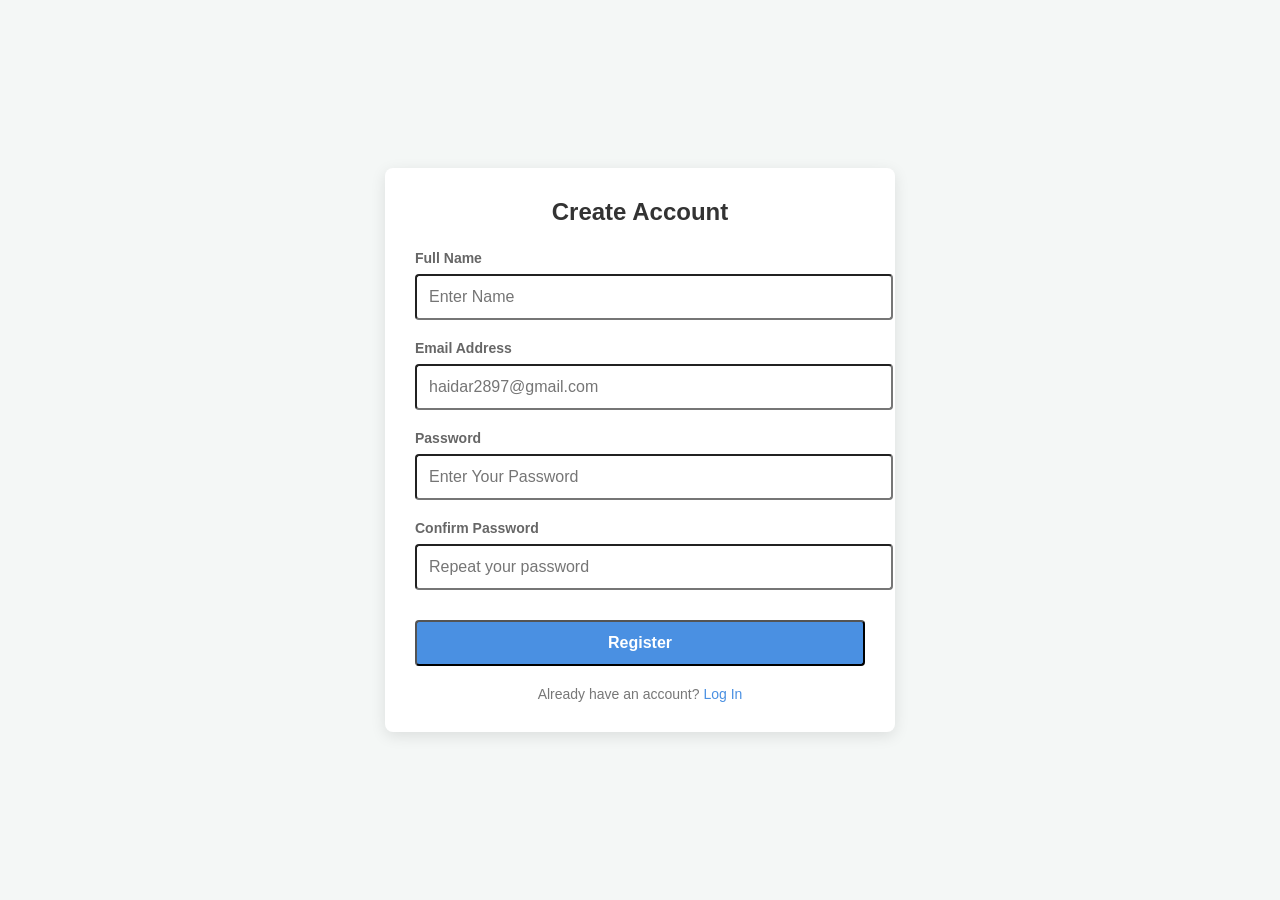
<file: index.html>
<!DOCTYPE html>
<html lang="en">
<head>
    <meta charset="UTF-8">
    <meta name="viewport" content="width=device-width, initial-scale=1.0">
    <title>Simple Registration Form</title>
    <style>
        * { margin: 0; font-family: 'Segoe UI', Tahoma, Geneva, Verdana, sans-serif; }
        body { background-color: #f4f7f6; display: flex; justify-content: center; align-items: center; min-height: 100vh; }
        .form-container { background-color: #ffffff; width: 100%; max-width: 450px; padding: 30px; 
		border-radius: 8px; box-shadow: 0 4px 15px rgba(0, 0, 0, 0.1); }
        .form-container h2 { text-align: center; margin-bottom: 24px; color: #333333; }
        .form-group { margin-bottom: 20px; } 
        .form-group label { display: block; margin-bottom: 8px; 
		color: #666666; font-size: 14px; font-weight: 600; }
        .form-control { width: 100%; padding: 12px; border-radius: 4px; font-size: 16px; 
		color: #333333; transition: border-color 0.3s ease, box-shadow 0.3s ease; }
        .form-control:focus { outline: none; border-color: #4a90e2; box-shadow: 0 0 5px rgba(74, 144, 226, 0.3); }
        .btn-submit { width: 100%; padding: 12px; background-color: #4a90e2; border-radius: 4px;
		color: #ffffff; font-size: 16px; font-weight: bold; cursor: pointer; transition: background-color 0.3s ease; margin-top: 10px; }
        .btn-submit:hover { background-color: #357abd; }
        .form-footer { text-align: center; margin-top: 20px; font-size: 14px; color: #777777; }
        .form-footer a { color: #4a90e2; text-decoration: none; }
        .form-footer a:hover { text-decoration: underline; }
    </style>
</head>
<body>
    <div class="form-container">
        <h2>Create Account</h2>
        <form action="#" method="POST">
            <div class="form-group">
                <label for="name">Full Name</label>
                <input type="text" id="name" name="name" class="form-control" placeholder="Enter Name" required>
            </div>
            <div class="form-group">
                <label for="email">Email Address</label>
                <input type="email" id="email" name="email" class="form-control" placeholder="haidar2897@gmail.com" required>
            </div>
            <div class="form-group">
                <label for="password">Password</label>
                <input type="password" id="password" name="password" class="form-control" placeholder="Enter Your Password" required>
            </div>
            <div class="form-group">
                <label for="confirm-password">Confirm Password</label>
                <input type="password" id="confirm-password" name="confirm-password" class="form-control" placeholder="Repeat your password" required>
            </div>
            <button type="submit" class="btn-submit">Register</button>
            <div class="form-footer">
                Already have an account? <a href="#">Log In</a> 
            </div>
        </form>
    </div>
</body>
</html>
</file>
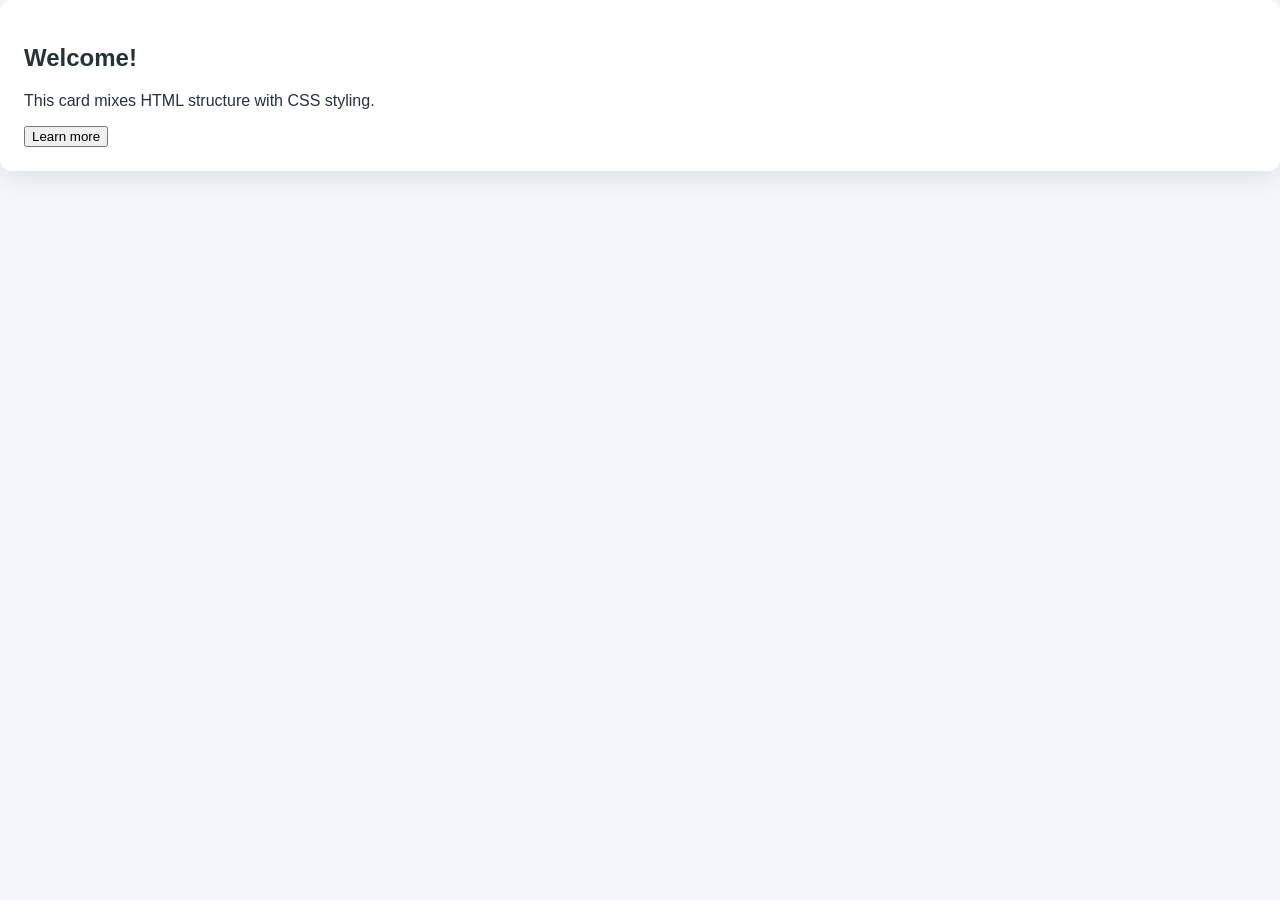
<file: firstHTML.html>
<!DOCTYPE html>
<html>
<head>
<link rel="stylesheet" href="styles.css" type="text/css">
</head>
<body>
<section>
  <h1>Welcome!</h1>
  <p>This card mixes HTML structure with CSS styling.</p>
  <button>Learn more</button>
</section>
</body>
</html>
</file>
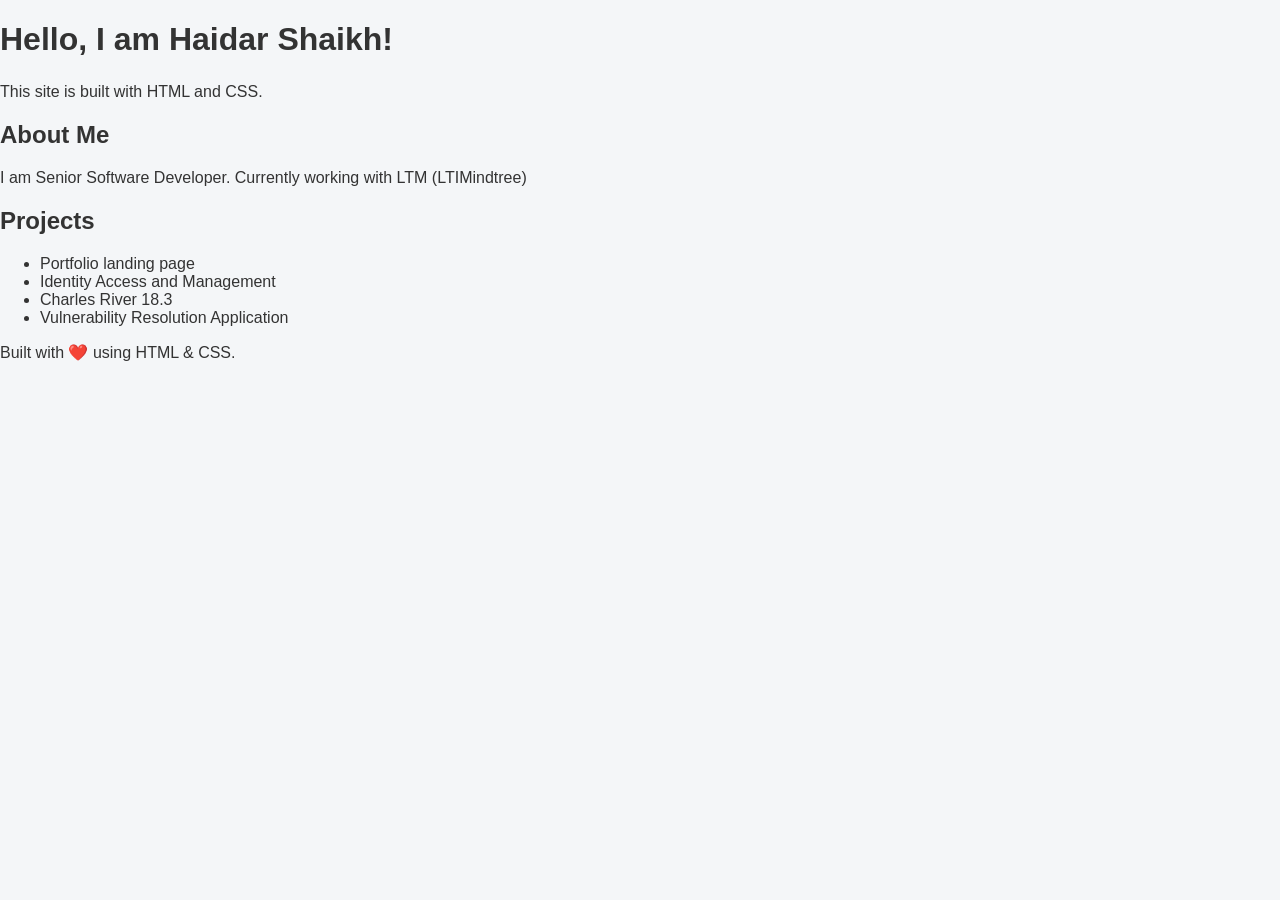
<file: testHtml.html>
<!DOCTYPE html>
<html lang="en">
<head>
  <meta charset="UTF-8">
  <meta name="viewport" content="width=device-width, initial-scale=1">
  <title>My First Website</title>
  <link rel="stylesheet" href="css/style.css" type="text/css">
</head>
<body>
  <header>
    <h1>Hello, I am Haidar Shaikh!</h1>
    <p>This site is built with HTML and CSS.</p>
  </header>
  <main>
    <section>
      <h2>About Me</h2>
      <p>I am Senior Software Developer. Currently working with LTM (LTIMindtree)</p>
    </section>
    <section>
      <h2>Projects</h2>
      <ul>
        <li>Portfolio landing page</li>
        <li>Identity Access and Management</li>
        <li>Charles River  18.3</li>
		<li>Vulnerability Resolution Application</li>
      </ul>
    </section>
  </main>
  <footer>
    <p>Built with ❤️ using HTML & CSS.</p>
  </footer>
</body>
</html>
</file>
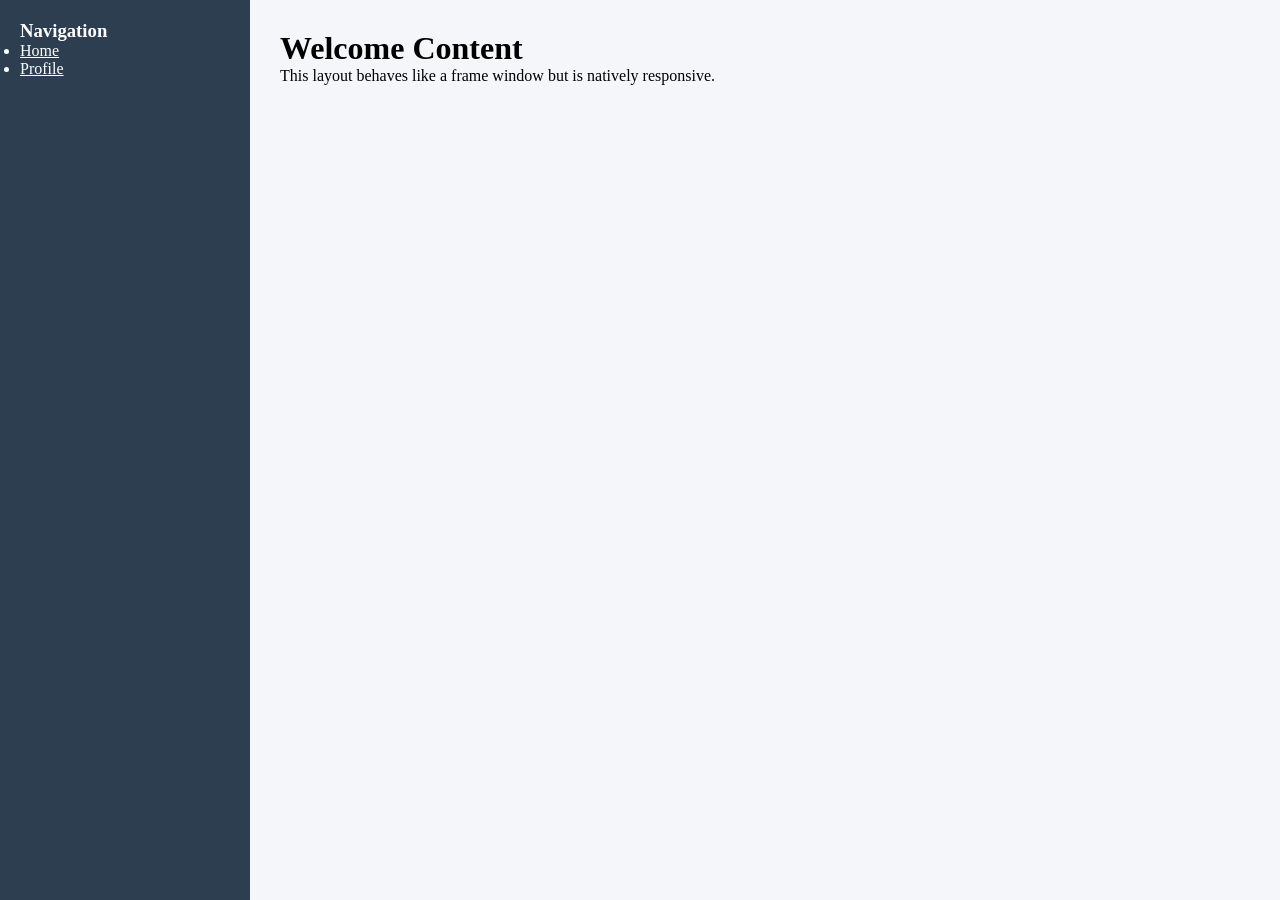
<file: HTML/iFrameCSSLayoutApproch.html>
<!DOCTYPE html>
<html lang="en">
<head>
    <style>
        * { margin: 0; padding: 0; box-sizing: border-box; }
        .dashboard { display: flex; height: 100vh; }
        
        /* The old "left frame" */
        .sidebar { width: 250px; background: #2c3e50; color: white; padding: 20px; }
        
        /* The old "right main frame" */
        .main-content { flex: 1; padding: 30px; background: #f4f6f9; }
    </style>
</head>
<body>
    <div class="dashboard">
        <nav class="sidebar">
            <h3>Navigation</h3>
            <ul>
                <li><a href="?page=home" style="color: white;">Home</a></li>
                <li><a href="?page=profile" style="color: white;">Profile</a></li>
            </ul>
        </nav>
        <main class="main-content">
            <h1>Welcome Content</h1>
            <p>This layout behaves like a frame window but is natively responsive.</p>
        </main>
    </div>
</body>
</html>
</file>
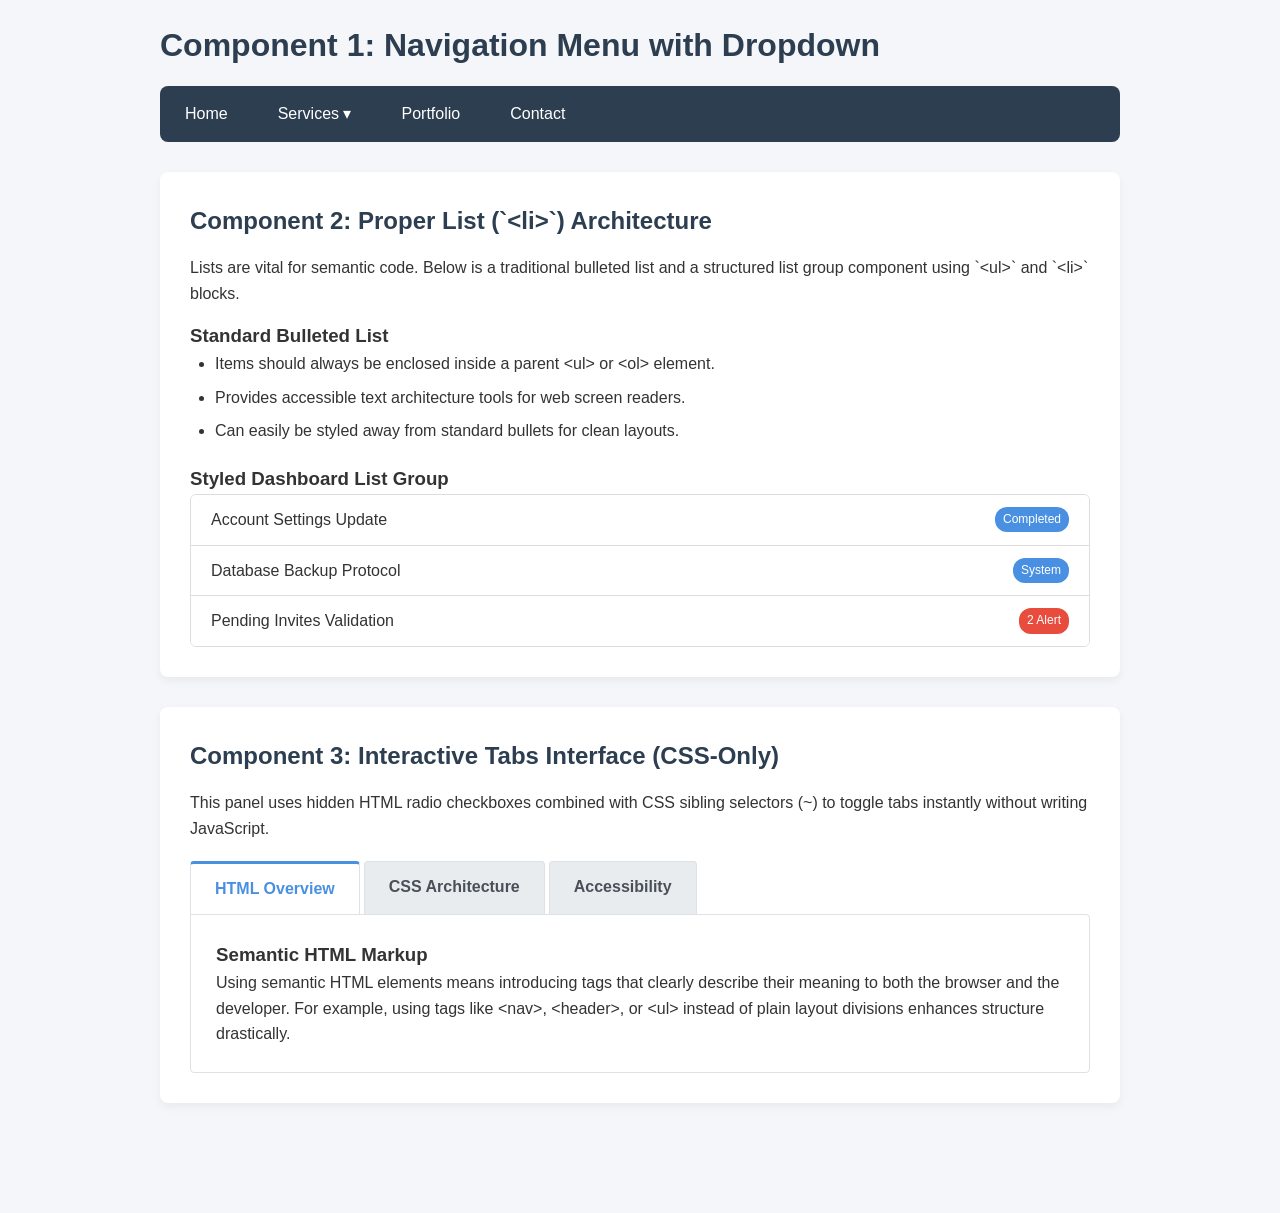
<file: HTML/lielements.html>
<!DOCTYPE html>
<html lang="en">
<head>
    <meta charset="UTF-8">
    <meta name="viewport" content="width=device-width, initial-scale=1.0">
    <title>Semantic Components Demo: Lists, Dropdowns & Tabs</title>
    <style>
        /* --- Global Reset & Core Styling --- */
        * {
            margin: 0;
            padding: 0;
            box-sizing: border-box;
            font-family: 'Segoe UI', Tahoma, Geneva, Verdana, sans-serif;
        }
        body {
            background-color: #f4f6f9;
            color: #333;
            line-height: 1.6;
            padding-bottom: 60px;
        }
        .container {
            max-width: 1000px;
            margin: 0 auto;
            padding: 20px;
        }
        h1, h2 {
            margin-bottom: 15px;
            color: #2c3e50;
        }
        section {
            background: #ffffff;
            padding: 30px;
            margin-bottom: 30px;
            border-radius: 8px;
            box-shadow: 0 4px 10px rgba(0, 0, 0, 0.05);
        }

        /* --- 1. Navigation & Dropdown Styling --- */
        .navbar {
            background-color: #2c3e50;
            border-radius: 8px;
            margin-bottom: 30px;
        }
        /* Semantic list for navigation */
        .nav-list {
            list-style: none;
            display: flex;
        }
        .nav-item {
            position: relative; /* Context for absolute dropdown positioning */
        }
        .nav-link {
            display: block;
            padding: 15px 25px;
            color: #ffffff;
            text-decoration: none;
            font-weight: 500;
            transition: background 0.3s;
        }
        .nav-link:hover {
            background-color: #34495e;
        }
        /* Dropdown Menu Container */
        .dropdown-menu {
            display: none; /* Hidden by default */
            position: absolute;
            top: 100%;
            left: 0;
            background-color: #ffffff;
            min-width: 200px;
            list-style: none;
            box-shadow: 0 8px 16px rgba(0,0,0,0.1);
            border-bottom-left-radius: 4px;
            border-bottom-right-radius: 4px;
            z-index: 10;
        }
        .dropdown-menu li a {
            color: #333;
            padding: 12px 20px;
            display: block;
            text-decoration: none;
            transition: background 0.2s;
        }
        .dropdown-menu li a:hover {
            background-color: #f1f2f6;
            color: #2c3e50;
        }
        /* Display dropdown on hover */
        .nav-item:hover .dropdown-menu {
            display: block;
        }

        /* --- 2. Standard Semantics Lists (`li`) --- */
        .demo-list {
            padding-left: 25px;
            margin-bottom: 20px;
        }
        .demo-list li {
            margin-bottom: 8px;
        }
        /* Custom styling for a list group layout */
        .list-group {
            list-style: none;
            border: 1px solid #ddd;
            border-radius: 6px;
            overflow: hidden;
        }
        .list-group-item {
            padding: 12px 20px;
            background: #fff;
            border-bottom: 1px solid #ddd;
            display: flex;
            justify-content: space-between;
            align-items: center;
        }
        .list-group-item:last-child {
            border-bottom: none;
        }
        .badge {
            background-color: #4a90e2;
            color: white;
            padding: 3px 8px;
            font-size: 12px;
            border-radius: 12px;
        }

        /* --- 3. Pure CSS Tabs Styling --- */
        .tabs-container {
            display: flex;
            flex-wrap: wrap;
        }
        /* Hide the radio inputs completely */
        .tab-input {
            display: none;
        }
        /* Tab Labels (The clickable buttons) */
        .tab-label {
            padding: 12px 24px;
            background: #e9ecef;
            color: #495057;
            cursor: pointer;
            font-weight: 600;
            border: 1px solid #dee2e6;
            border-bottom: none;
            margin-right: 4px;
            border-top-left-radius: 4px;
            border-top-right-radius: 4px;
            transition: all 0.3s;
        }
        .tab-label:hover {
            background: #dee2e6;
        }
        /* Tab Content Box */
        .tab-panel {
            width: 100%;
            padding: 25px;
            background: #fff;
            border: 1px solid #dee2e6;
            border-radius: 0 4px 4px 4px;
            display: none; /* Hide panels by default */
            order: 1; /* Pushes content below the labels */
        }
        /* CSS Logic to connect radio input state to label and panel visibility */
        #tab1:checked ~ label[for="tab1"],
        #tab2:checked ~ label[for="tab2"],
        #tab3:checked ~ label[for="tab3"] {
            background: #ffffff;
            color: #4a90e2;
            border-top: 3px solid #4a90e2;
            position: relative;
            z-index: 2;
        }
        #tab1:checked ~ #content1,
        #tab2:checked ~ #content2,
        #tab3:checked ~ #content3 {
            display: block; /* Show panel when matching radio is checked */
        }
    </style>
</head>
<body>

    <div class="container">
        
        <!-- COMPONENT 1: Navigation with a Dropdown Menu -->
        <header>
            <h1>Component 1: Navigation Menu with Dropdown</h1>
            <nav class="navbar">
                <ul class="nav-list">
                    <li class="nav-item"><a href="#" class="nav-link">Home</a></li>
                    <!-- Dropdown Parent Element -->
                    <li class="nav-item">
                        <a href="#" class="nav-link">Services ▾</a>
                        <ul class="dropdown-menu">
                            <li><a href="#">Web Development</a></li>
                            <li><a href="#">UI/UX Design</a></li>
                            <li><a href="#">SEO Optimization</a></li>
                            <li><a href="#">Cloud Hosting</a></li>
                        </ul>
                    </li>
                    <li class="nav-item"><a href="#" class="nav-link">Portfolio</a></li>
                    <li class="nav-item"><a href="#" class="nav-link">Contact</a></li>
                </ul>
            </nav>
        </header>

        <!-- COMPONENT 2: Semantic List Handling -->
        <section>
            <h2>Component 2: Proper List (`&lt;li&gt;`) Architecture</h2>
            <p style="margin-bottom: 15px;">Lists are vital for semantic code. Below is a traditional bulleted list and a structured list group component using `&lt;ul&gt;` and `&lt;li&gt;` blocks.</p>
            
            <h3>Standard Bulleted List</h3>
            <ul class="demo-list">
                <li>Items should always be enclosed inside a parent <code>&lt;ul&gt;</code> or <code>&lt;ol&gt;</code> element.</li>
                <li>Provides accessible text architecture tools for web screen readers.</li>
                <li>Can easily be styled away from standard bullets for clean layouts.</li>
            </ul>

            <h3>Styled Dashboard List Group</h3>
            <ul class="list-group">
                <li class="list-group-item">
                    <span>Account Settings Update</span>
                    <span class="badge">Completed</span>
                </li>
                <li class="list-group-item">
                    <span>Database Backup Protocol</span>
                    <span class="badge">System</span>
                </li>
                <li class="list-group-item">
                    <span>Pending Invites Validation</span>
                    <span class="badge" style="background-color: #e74c3c;">2 Alert</span>
                </li>
            </ul>
        </section>

        <!-- COMPONENT 3: Functional CSS Tabs Switches -->
        <section>
            <h2>Component 3: Interactive Tabs Interface (CSS-Only)</h2>
            <p style="margin-bottom: 20px;">This panel uses hidden HTML radio checkboxes combined with CSS sibling selectors (<code>~</code>) to toggle tabs instantly without writing JavaScript.</p>
            
            <div class="tabs-container">
                <!-- Radio Input Handles -->
                <input type="radio" name="my-tabs" id="tab1" class="tab-input" checked>
                <label for="tab1" class="tab-label">HTML Overview</label>
                
                <input type="radio" name="my-tabs" id="tab2" class="tab-input">
                <label for="tab2" class="tab-label">CSS Architecture</label>
                
                <input type="radio" name="my-tabs" id="tab3" class="tab-input">
                <label for="tab3" class="tab-label">Accessibility</label>

                <!-- Panel Content 1 -->
                <div id="content1" class="tab-panel">
                    <h3>Semantic HTML Markup</h3>
                    <p>Using semantic HTML elements means introducing tags that clearly describe their meaning to both the browser and the developer. For example, using tags like <code>&lt;nav&gt;</code>, <code>&lt;header&gt;</code>, or <code>&lt;ul&gt;</code> instead of plain layout divisions enhances structure drastically.</p>
                </div>

                <!-- Panel Content 2 -->
                <div id="content2" class="tab-panel">
                    <h3>Cascading Style Sheets (CSS)</h3>
                    <p>CSS dictates the visual expression of semantic structures. By maintaining structural encapsulation (like using <code>position: absolute</code> inside a parent configured with <code>position: relative</code>), interactive features such as drop-downs operate smoothly using basic native rendering flows.</p>
                </div>

                <!-- Panel Content 3 -->
                <div id="content3" class="tab-panel">
</file>
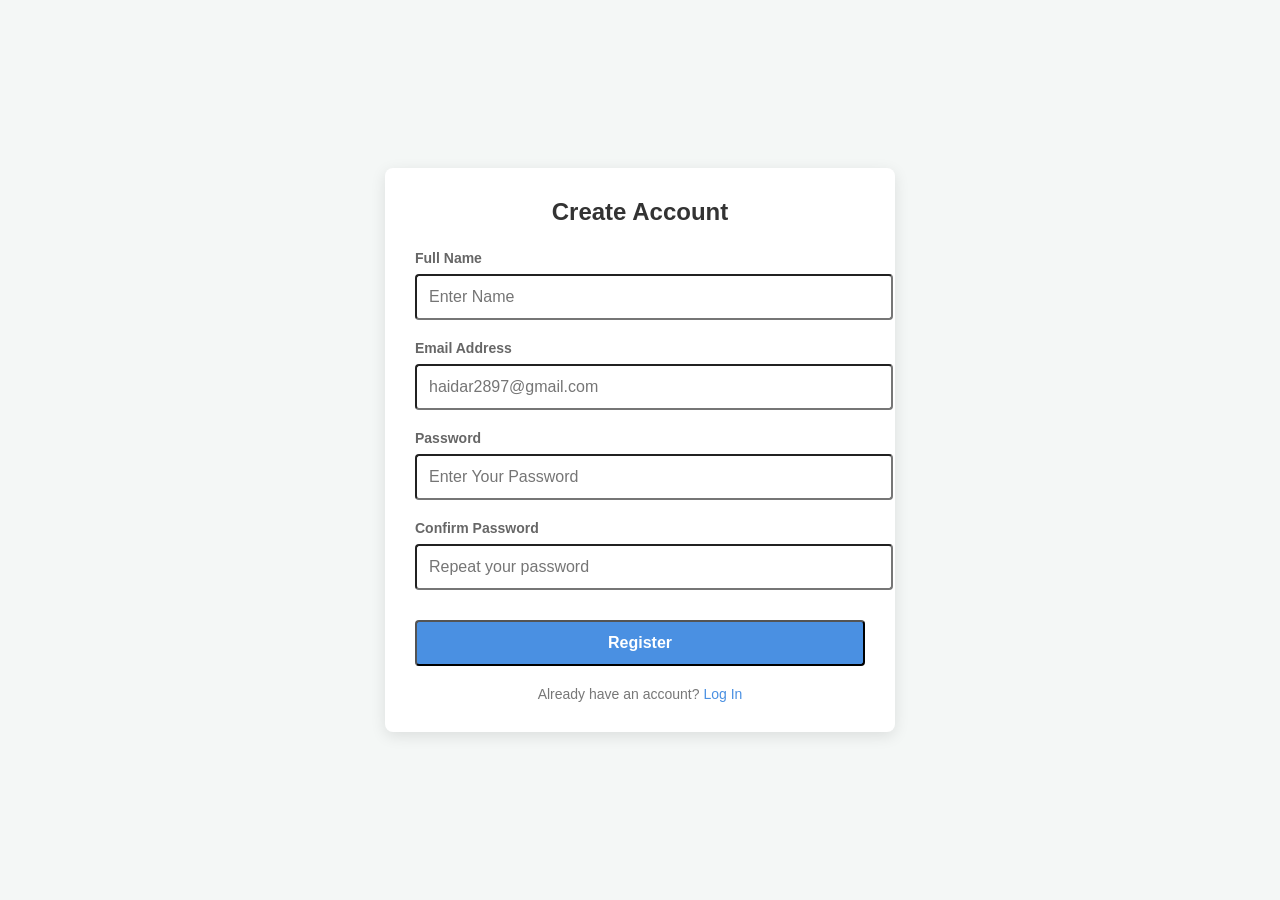
<file: HTML/registration.html>
<!DOCTYPE html>
<html lang="en">
<head>
    <meta charset="UTF-8">
    <meta name="viewport" content="width=device-width, initial-scale=1.0">
    <title>Simple Registration Form</title>
    <style>
        * { margin: 0; font-family: 'Segoe UI', Tahoma, Geneva, Verdana, sans-serif; }
        body { background-color: #f4f7f6; display: flex; justify-content: center; align-items: center; min-height: 100vh; }
        .form-container { background-color: #ffffff; width: 100%; max-width: 450px; padding: 30px; border-radius: 8px; box-shadow: 0 4px 15px rgba(0, 0, 0, 0.1); }
        .form-container h2 { text-align: center; margin-bottom: 24px; color: #333333; }
        .form-group { margin-bottom: 20px; } 
        .form-group label { display: block; margin-bottom: 8px; color: #666666; font-size: 14px; font-weight: 600; }
        .form-control { width: 100%; padding: 12px; border-radius: 4px; font-size: 16px; color: #333333; transition: border-color 0.3s ease, box-shadow 0.3s ease; }
        .form-control:focus { outline: none; border-color: #4a90e2; box-shadow: 0 0 5px rgba(74, 144, 226, 0.3); }
        .btn-submit { width: 100%; padding: 12px; background-color: #4a90e2; border-radius: 4px; color: #ffffff; font-size: 16px; font-weight: bold; cursor: pointer; transition: background-color 0.3s ease; margin-top: 10px; }
        .btn-submit:hover { background-color: #357abd; }
        .form-footer { text-align: center; margin-top: 20px; font-size: 14px; color: #777777; }
        .form-footer a { color: #4a90e2; text-decoration: none; }
        .form-footer a:hover { text-decoration: underline; }
    </style>
</head>
<body>
    <div class="form-container">
        <h2>Create Account</h2>
        <form action="#" method="POST">
            <div class="form-group">
                <label for="name">Full Name</label>
                <input type="text" id="name" name="name" class="form-control" placeholder="Enter Name" required>
            </div>
            <div class="form-group">
                <label for="email">Email Address</label>
                <input type="email" id="email" name="email" class="form-control" placeholder="haidar2897@gmail.com" required>
            </div>
            <div class="form-group">
                <label for="password">Password</label>
                <input type="password" id="password" name="password" class="form-control" placeholder="Enter Your Password" required>
            </div>
            <div class="form-group">
                <label for="confirm-password">Confirm Password</label>
                <input type="password" id="confirm-password" name="confirm-password" class="form-control" placeholder="Repeat your password" required>
            </div>
            <button type="submit" class="btn-submit">Register</button>
            <div class="form-footer">
                Already have an account? <a href="#">Log In</a> 
            </div>
        </form>
    </div>
</body>
</html>
</file>
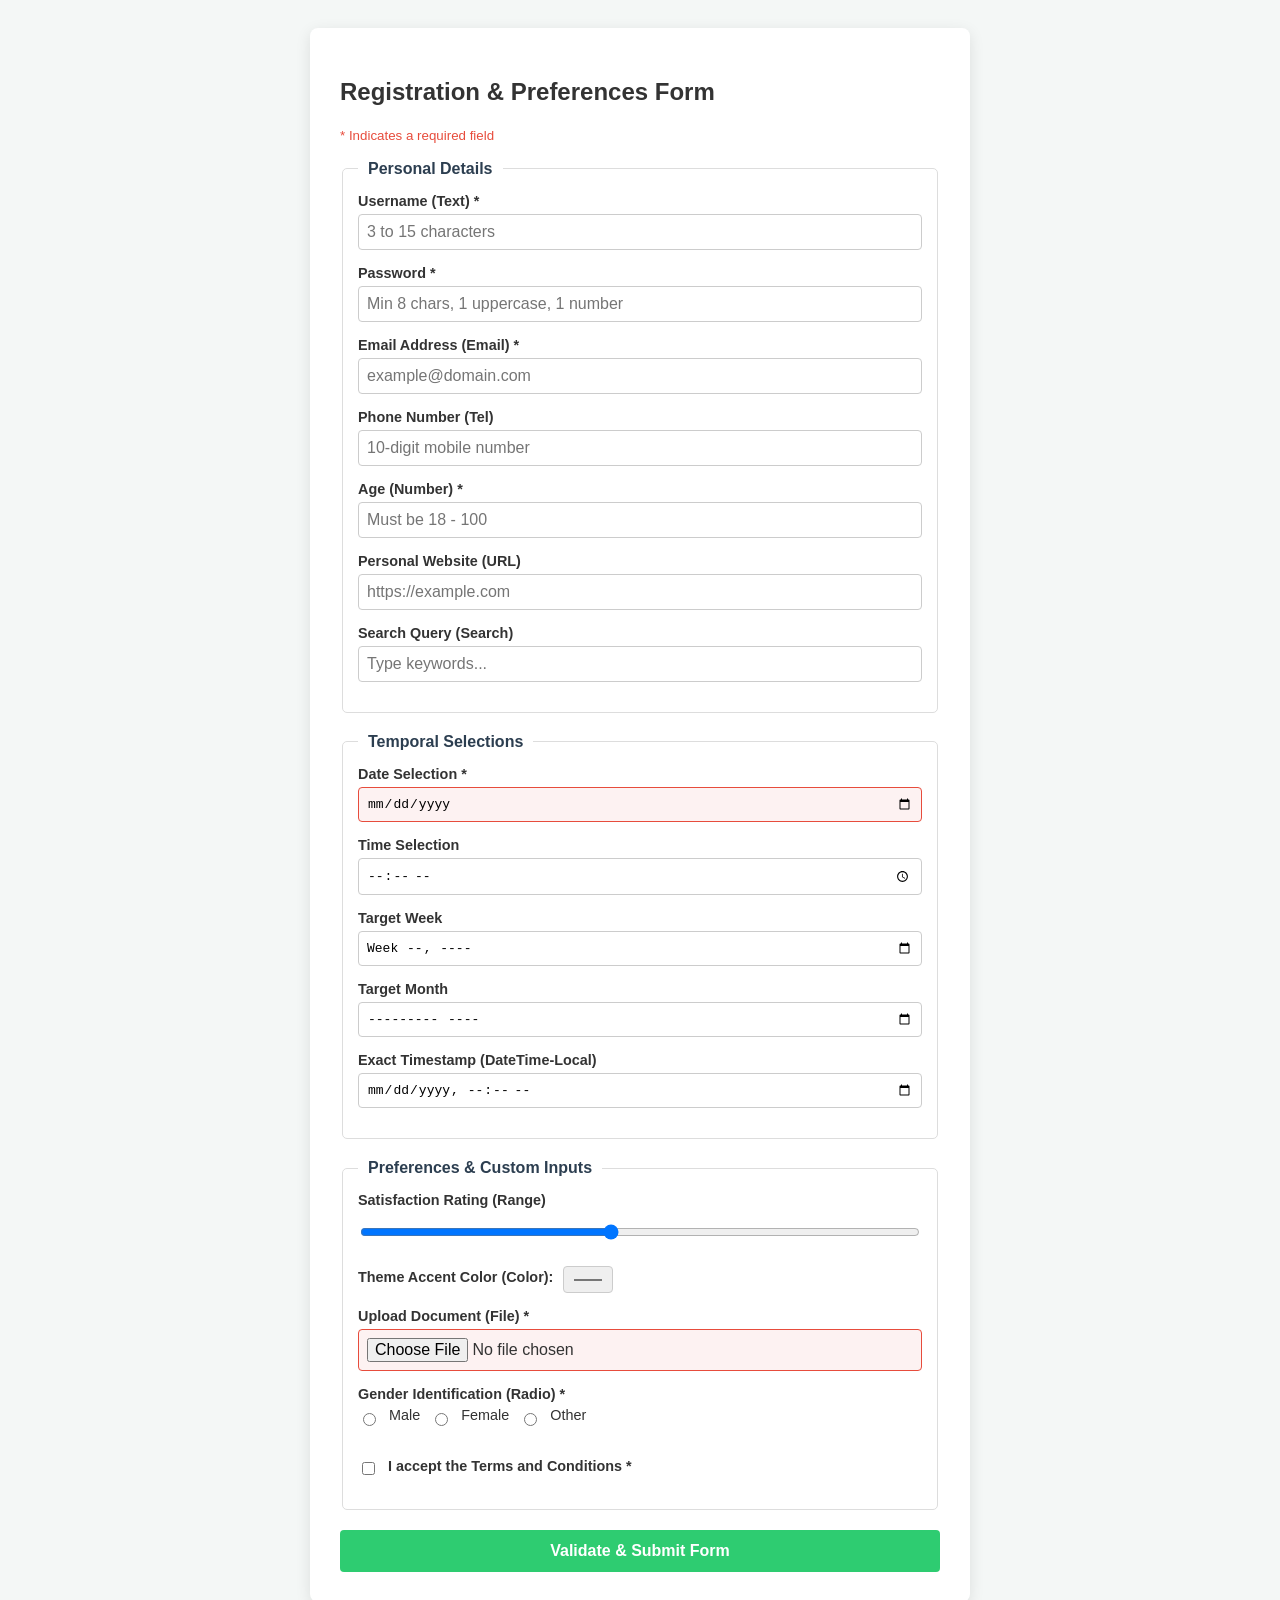
<file: HTML/testingDemo.html>
<!DOCTYPE html>
<html lang="en">
<head>
    <meta charset="UTF-8">
    <meta name="viewport" content="width=device-width, initial-scale=1.0">
    <title>Comprehensive HTML Input Types & Validation</title>
    <style>
        body {
            font-family: Arial, sans-serif;
            background-color: #f4f7f6;
            padding: 20px;
            color: #333;
        }
        form {
            max-width: 600px;
            background: #fff;
            padding: 30px;
            margin: 0 auto;
            border-radius: 8px;
            box-shadow: 0 4px 15px rgba(0,0,0,0.1);
        }
        fieldset {
            border: 1px solid #ddd;
            margin-bottom: 20px;
            padding: 15px;
            border-radius: 5px;
        }
        legend {
            font-weight: bold;
            color: #2c3e50;
            padding: 0 10px;
        }
        .form-group {
            margin-bottom: 15px;
            display: flex;
            flex-direction: column;
        }
        .form-group-inline {
            margin-bottom: 15px;
            display: flex;
            align-items: center;
            gap: 10px;
        }
        label {
            margin-bottom: 5px;
            font-weight: 600;
            font-size: 0.9em;
        }
        input, select, textarea {
            padding: 8px;
            border: 1px solid #ccc;
            border-radius: 4px;
            font-size: 1em;
        }
        input:focus, select:focus, textarea:focus {
            border-color: #3498db;
            outline: none;
        }
        input:invalid:not(:placeholder-shown) {
            border-color: #e74c3c;
            background-color: #fdf2f2;
        }
        .submit-btn {
            background-color: #2ecc71;
            color: white;
            border: none;
            padding: 12px 20px;
            font-size: 1em;
            font-weight: bold;
            cursor: pointer;
            border-radius: 4px;
            width: 100%;
            transition: background 0.2s;
        }
        .submit-btn:hover {
            background-color: #27ae60;
        }
    </style>
</head>
<body>

    <form action="#" method="POST">
        <h2>Registration & Preferences Form</h2>
        <p><small style="color: #e74c3c;">* Indicates a required field</small></p>

        <!-- Text & Personal Data Components -->
        <fieldset>
            <legend>Personal Details</legend>
            
            <div class="form-group">
                <label for="username">Username (Text) *</label>
                <!-- required, minlength, maxlength validation -->
                <input type="text" id="username" name="username" required minlength="3" maxlength="15" placeholder="3 to 15 characters">
            </div>

            <div class="form-group">
                <label for="userpassword">Password *</label>
                <!-- pattern validation (requires at least 1 number, 1 uppercase, 1 lowercase, 8+ total chars) -->
                <input type="password" id="userpassword" name="userpassword" required 
                       pattern="^(?=.*\d)(?=.*[a-z])(?=.*[A-Z]).{8,}$" 
                       placeholder="Min 8 chars, 1 uppercase, 1 number">
            </div>

            <div class="form-group">
                <label for="useremail">Email Address (Email) *</label>
                <!-- built-in email structural format check -->
                <input type="email" id="useremail" name="useremail" required placeholder="example@domain.com">
            </div>

            <div class="form-group">
                <label for="userphone">Phone Number (Tel)</label>
                <!-- regex pattern format match validation -->
                <input type="tel" id="userphone" name="userphone" pattern="[0-9]{10}" placeholder="10-digit mobile number">
            </div>

            <div class="form-group">
                <label for="userage">Age (Number) *</label>
                <!-- numeric boundaries max and min restrictions -->
                <input type="number" id="userage" name="userage" required min="18" max="100" placeholder="Must be 18 - 100">
            </div>

            <div class="form-group">
                <label for="userurl">Personal Website (URL)</label>
                <!-- checks for absolute URL schemes (http:// or https://) -->
                <input type="url" id="userurl" name="userurl" placeholder="https://example.com">
            </div>

            <div class="form-group">
                <label for="usersearch">Search Query (Search)</label>
                <!-- standard search input with internal clearing 'X' helper -->
                <input type="search" id="usersearch" name="usersearch" placeholder="Type keywords...">
            </div>
        </fieldset>

        <!-- Temporal / Date Components -->
        <fieldset>
            <legend>Temporal Selections</legend>

            <div class="form-group">
                <label for="appointment-date">Date Selection *</label>
                <!-- validation ranges enforced on calendar layout selection picker -->
                <input type="date" id="appointment-date" name="appointment-date" required min="2026-01-01" max="2027-12-31">
            </div>

            <div class="form-group">
                <label for="appointment-time">Time Selection</label>
                <input type="time" id="appointment-time" name="appointment-time">
            </div>

            <div class="form-group">
                <label for="party-week">Target Week</label>
                <input type="week" id="party-week" name="party-week">
            </div>

            <div class="form-group">
                <label for="birth-month">Target Month</label>
                <input type="month" id="birth-month" name="birth-month">
            </div>

            <div class="form-group">
                <label for="exact-moment">Exact Timestamp (DateTime-Local)</label>
                <input type="datetime-local" id="exact-moment" name="exact-moment">
            </div>
        </fieldset>

        <!-- Structural UI Toggles & Choice Elements -->
        <fieldset>
            <legend>Preferences & Custom Inputs</legend>

            <div class="form-group">
                <label for="satisfaction">Satisfaction Rating (Range)</label>
                <!-- steps increments validation attributes tracking -->
                <input type="range" id="satisfaction" name="satisfaction" min="1" max="10" step="1" value="5">
            </div>

            <div class="form-group-inline">
                <label for="favcolor">Theme Accent Color (Color):</label>
                <input type="color" id="favcolor" name="favcolor" value="#3498db">
            </div>

            <div class="form-group">
                <label for="resume">Upload Document (File) *</label>
                <!-- restricts target file type uploads via extensions validation -->
                <input type="file" id="resume" name="resume" required accept=".pdf,.docx">
            </div>

            <div class="form-group">
                <label>Gender Identification (Radio) *</label>
                <div class="form-group-inline">
                    <input type="radio" id="male" name="gender" value="male" required>
                    <label for="male" style="font-weight:normal;">Male</label>
                    
                    <input type="radio" id="female" name="gender" value="female">
                    <label for="female" style="font-weight:normal;">Female</label>
                    
                    <input type="radio" id="other" name="gender" value="other">
                    <label for="other" style="font-weight:normal;">Other</label>
                </div>
            </div>

            <div class="form-group-inline">
                <!-- standalone boolean toggle validation rule check -->
                <input type="checkbox" id="terms" name="terms" required>
                <label for="terms">I accept the Terms and Conditions *</label>
            </div>
        </fieldset>

        <!-- Hidden and Action inputs -->
        <!-- hidden element tracking technical IDs or security tokens -->
        <input type="hidden" id="form-token" name="form-token" value="secure_token_xyz123">

        <button type="submit" class="submit-btn">Validate & Submit Form</button>
    </form>

</body>
</html>
</file>
<file: styles.css>
* {
  box-sizing: border-box;
}
body {
  font-family: "Segoe UI", Roboto, sans-serif;
  margin: 0;
  background: #f4f7fb;
  color: #253238;
}
header {
  background: linear-gradient(120deg, #04AA6D, #058457);
  color: #fff;
  padding: 60px 20px;
  text-align: center;
}
main {
  max-width: 960px;
  margin: 0 auto;
  padding: 40px 20px;
}
section {
  background: #fff;
  border-radius: 12px;
  padding: 24px;
  margin-bottom: 24px;
  box-shadow: 0 10px 25px rgba(15, 23, 42, 0.08);
}
section h2 {
  margin-top: 0;
  color: #04AA6D;
}
footer {
  padding: 24px;
  text-align: center;
  background: #e8edf4;
  font-size: 0.9rem;
}
</file>
<file: css/style.css>
* {
    box-sizing: border-box;
}

body {
    margin: 0;
    font-family: Arial, sans-serif;
    background: #f4f6f8;
    color: #333;
}

.container {
    width: 90%;
    max-width: 1100px;
    margin: 40px auto;
    background: white;
    padding: 30px;
    border-radius: 10px;
}

.login-container {
    width: 400px;
    max-width: 90%;
    margin: 100px auto;
    background: white;
    padding: 30px;
    border-radius: 10px;
}

h1 {
    margin-bottom: 25px;
}

label {
    display: block;
    margin-top: 15px;
    margin-bottom: 5px;
    font-weight: bold;
}

input,
select,
textarea {
    width: 100%;
    padding: 10px;
    border: 1px solid #ccc;
    border-radius: 5px;
}

button,
.button {
    display: inline-block;
    margin-top: 20px;
    padding: 10px 18px;
    background: #333;
    color: white;
    text-decoration: none;
    border: none;
    border-radius: 5px;
    cursor: pointer;
}

button:hover,
.button:hover {
    opacity: 0.8;
}

.navbar {
    background: #222;
    color: white;
    padding: 15px 5%;
    display: flex;
    justify-content: space-between;
    align-items: center;
}

.navbar a {
    color: white;
    text-decoration: none;
}

.dashboard {
    width: 90%;
    margin: 40px auto;
}

.cards {
    display: flex;
    gap: 20px;
    flex-wrap: wrap;
}

.card {
    background: white;
    padding: 25px;
    border-radius: 10px;
    min-width: 220px;
    box-shadow: 0 2px 10px #ddd;
}

.card p {
    font-size: 30px;
    font-weight: bold;
}

table {
    width: 100%;
    border-collapse: collapse;
}

th,
td {
    padding: 12px;
    border-bottom: 1px solid #ddd;
    text-align: left;
}

th {
    background: #eee;
}

.search-form {
    display: flex;
    gap: 10px;
    align-items: center;
}

.search-form input,
.search-form select {
    width: auto;
    flex: 1;
}

.error {
    background: #ffe5e5;
    color: #b00020;
    padding: 10px;
    margin: 10px 0;
    border-radius: 5px;
}

.success {
    background: #e5ffe5;
    color: green;
    padding: 10px;
    margin: 10px 0;
    border-radius: 5px;
}

.radio-group,
.checkbox-group {
    display: flex;
    gap: 20px;
}

.radio-group input,
.checkbox-group input {
    width: auto;
}
</file>
